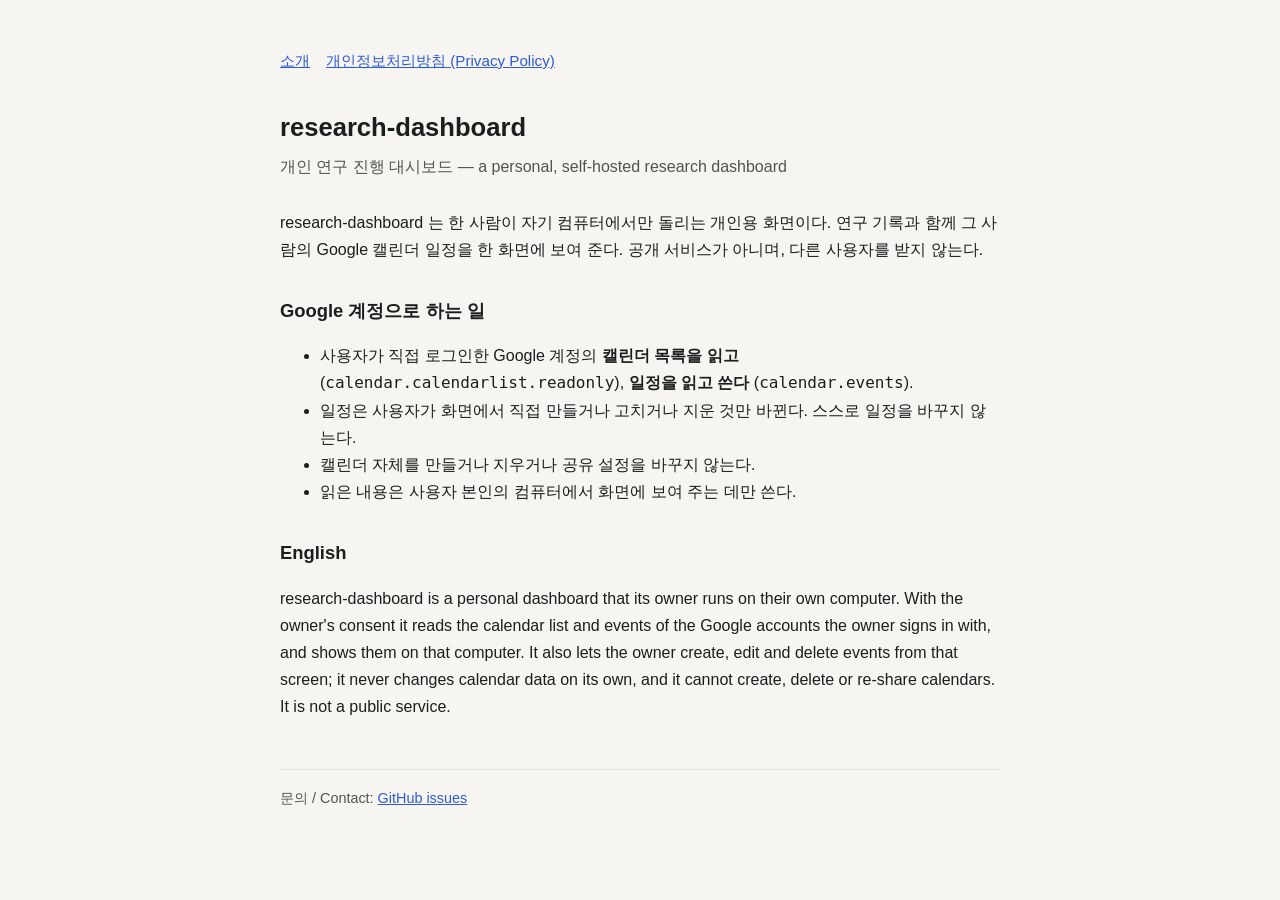
<file: index.html>
<!doctype html>
<html lang="ko">
<head>
<meta charset="utf-8"><meta name="viewport" content="width=device-width, initial-scale=1">
<title>research-dashboard</title>
<link rel="stylesheet" href="style.css">
</head>
<body><main>
<nav><a href="./">소개</a><a href="privacy.html">개인정보처리방침 (Privacy Policy)</a></nav>
<h1>research-dashboard</h1>
<p class="sub">개인 연구 진행 대시보드 — a personal, self-hosted research dashboard</p>

<p>research-dashboard 는 한 사람이 자기 컴퓨터에서만 돌리는 개인용 화면이다. 연구 기록과 함께
그 사람의 Google 캘린더 일정을 한 화면에 보여 준다. 공개 서비스가 아니며, 다른 사용자를 받지 않는다.</p>

<h2>Google 계정으로 하는 일</h2>
<ul>
  <li>사용자가 직접 로그인한 Google 계정의 <b>캘린더 목록을 읽고</b>
    (<code>calendar.calendarlist.readonly</code>), <b>일정을 읽고 쓴다</b> (<code>calendar.events</code>).</li>
  <li>일정은 사용자가 화면에서 직접 만들거나 고치거나 지운 것만 바뀐다. 스스로 일정을 바꾸지 않는다.</li>
  <li>캘린더 자체를 만들거나 지우거나 공유 설정을 바꾸지 않는다.</li>
  <li>읽은 내용은 사용자 본인의 컴퓨터에서 화면에 보여 주는 데만 쓴다.</li>
</ul>

<h2>English</h2>
<p>research-dashboard is a personal dashboard that its owner runs on their own computer. With the owner's consent it reads
the calendar list and events of the Google accounts the owner signs in with, and shows them on that computer.
It also lets the owner create, edit and delete events from that screen; it never changes calendar data on its own,
and it cannot create, delete or re-share calendars. It is not a public service.</p>

<footer>문의 / Contact: <a href="https://github.com/thwan11/research-dashboard-app/issues">GitHub issues</a></footer>
</main></body>
</html>
</file>
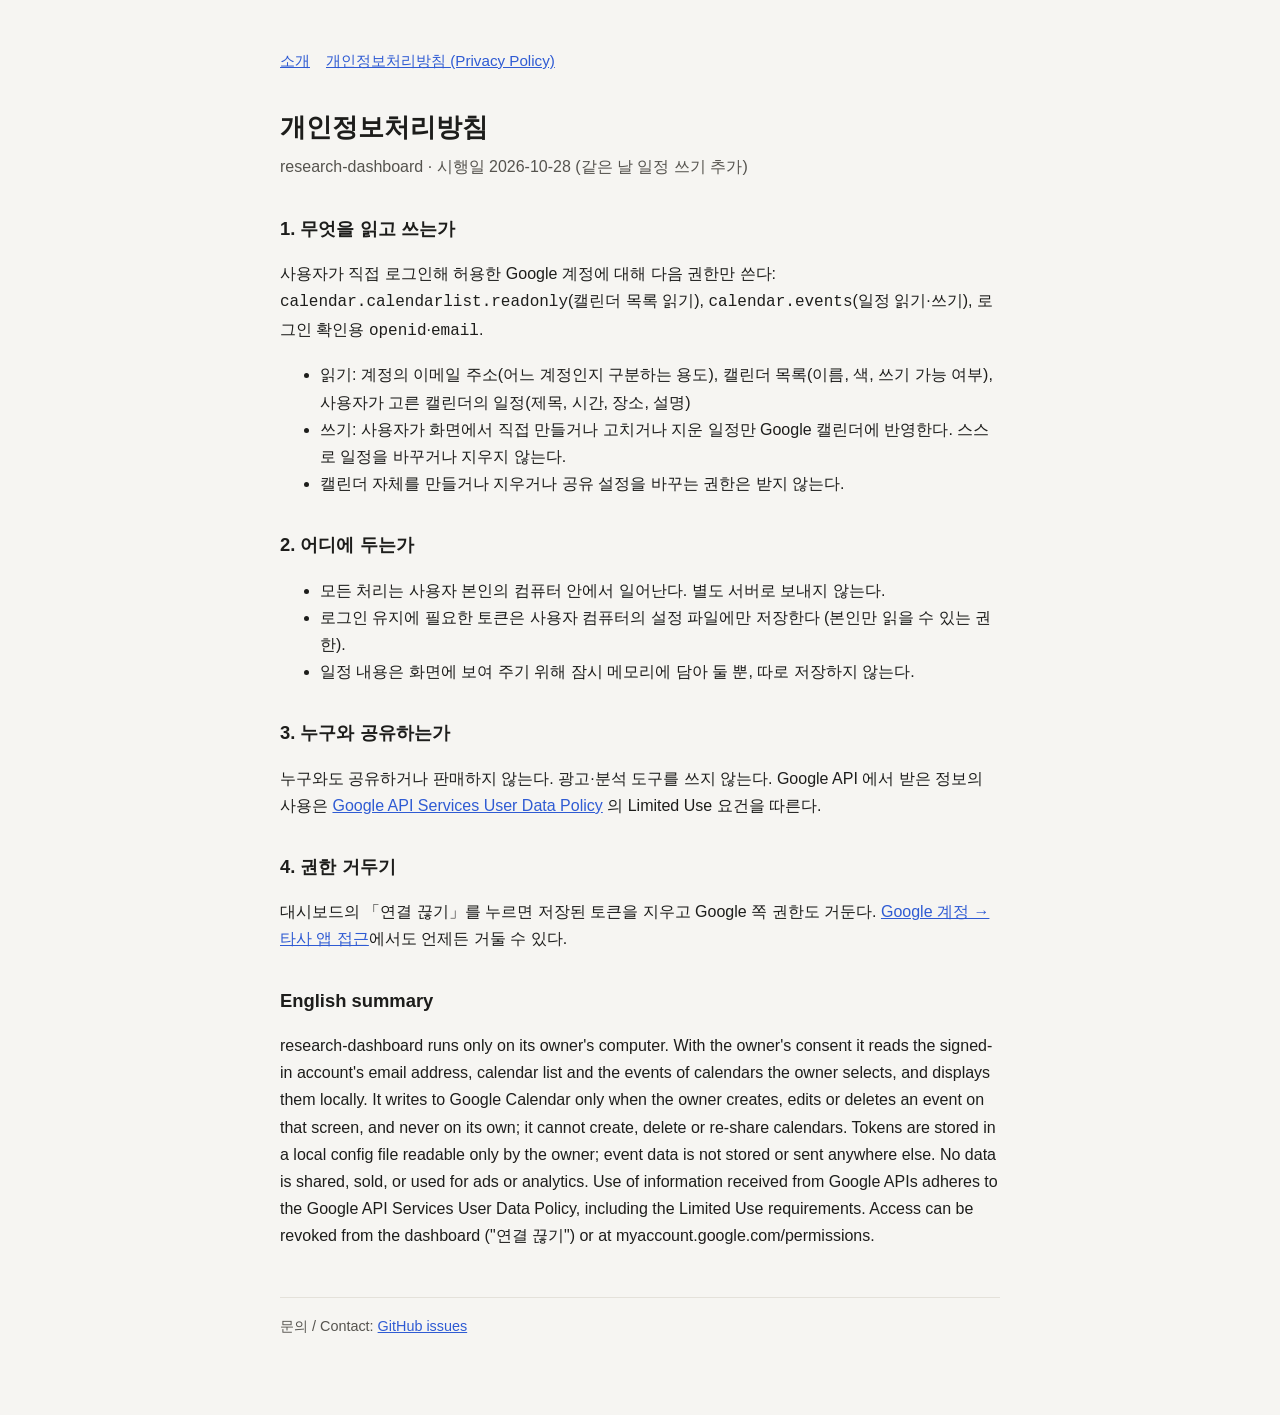
<file: privacy.html>
<!doctype html>
<html lang="ko">
<head>
<meta charset="utf-8"><meta name="viewport" content="width=device-width, initial-scale=1">
<title>개인정보처리방침 – research-dashboard</title>
<link rel="stylesheet" href="style.css">
</head>
<body><main>
<nav><a href="./">소개</a><a href="privacy.html">개인정보처리방침 (Privacy Policy)</a></nav>
<h1>개인정보처리방침</h1>
<p class="sub">research-dashboard · 시행일 2026-10-28 (같은 날 일정 쓰기 추가)</p>

<h2>1. 무엇을 읽고 쓰는가</h2>
<p>사용자가 직접 로그인해 허용한 Google 계정에 대해 다음 권한만 쓴다:
<code>calendar.calendarlist.readonly</code>(캘린더 목록 읽기), <code>calendar.events</code>(일정 읽기·쓰기), 로그인 확인용 <code>openid</code>·<code>email</code>.</p>
<ul>
  <li>읽기: 계정의 이메일 주소(어느 계정인지 구분하는 용도), 캘린더 목록(이름, 색, 쓰기 가능 여부), 사용자가 고른 캘린더의 일정(제목, 시간, 장소, 설명)</li>
  <li>쓰기: 사용자가 화면에서 직접 만들거나 고치거나 지운 일정만 Google 캘린더에 반영한다. 스스로 일정을 바꾸거나 지우지 않는다.</li>
  <li>캘린더 자체를 만들거나 지우거나 공유 설정을 바꾸는 권한은 받지 않는다.</li>
</ul>

<h2>2. 어디에 두는가</h2>
<ul>
  <li>모든 처리는 사용자 본인의 컴퓨터 안에서 일어난다. 별도 서버로 보내지 않는다.</li>
  <li>로그인 유지에 필요한 토큰은 사용자 컴퓨터의 설정 파일에만 저장한다 (본인만 읽을 수 있는 권한).</li>
  <li>일정 내용은 화면에 보여 주기 위해 잠시 메모리에 담아 둘 뿐, 따로 저장하지 않는다.</li>
</ul>

<h2>3. 누구와 공유하는가</h2>
<p>누구와도 공유하거나 판매하지 않는다. 광고·분석 도구를 쓰지 않는다. Google API 에서 받은 정보의 사용은
<a href="https://developers.google.com/terms/api-services-user-data-policy">Google API Services User Data Policy</a> 의
Limited Use 요건을 따른다.</p>

<h2>4. 권한 거두기</h2>
<p>대시보드의 「연결 끊기」를 누르면 저장된 토큰을 지우고 Google 쪽 권한도 거둔다.
<a href="https://myaccount.google.com/permissions">Google 계정 → 타사 앱 접근</a>에서도 언제든 거둘 수 있다.</p>

<h2>English summary</h2>
<p>research-dashboard runs only on its owner's computer. With the owner's consent it reads the signed-in account's email address,
calendar list and the events of calendars the owner selects, and displays them locally. It writes to Google Calendar only when the
owner creates, edits or deletes an event on that screen, and never on its own; it cannot create, delete or re-share calendars. Tokens are stored in a local config file
readable only by the owner; event data is not stored or sent anywhere else. No data is shared, sold, or used for ads or analytics.
Use of information received from Google APIs adheres to the Google API Services User Data Policy, including the Limited Use requirements.
Access can be revoked from the dashboard ("연결 끊기") or at myaccount.google.com/permissions.</p>

<footer>문의 / Contact: <a href="https://github.com/thwan11/research-dashboard-app/issues">GitHub issues</a></footer>
</main></body>
</html>
</file>
<file: style.css>
:root { --bg: #f6f5f2; --ink: #1d1d1b; --ink2: #55534e; --line: #e4e1da; --accent: #2f5bd3; }
@media (prefers-color-scheme: dark) { :root { --bg: #161615; --ink: #ecebe6; --ink2: #b4b1a8; --line: #34332f; --accent: #86a6ff; } }
body { margin: 0; background: var(--bg); color: var(--ink); font: 16px/1.7 -apple-system, "Segoe UI", "Malgun Gothic", sans-serif; }
main { max-width: 720px; margin: 0 auto; padding: 48px 16px 80px; }
h1 { font-size: 1.6rem; margin: 0 0 4px; } h2 { font-size: 1.15rem; margin: 32px 0 6px; }
.sub { color: var(--ink2); margin: 0 0 28px; } a { color: var(--accent); }
nav { display: flex; gap: 16px; margin-bottom: 32px; font-size: .95rem; }
footer { margin-top: 48px; padding-top: 16px; border-top: 1px solid var(--line); color: var(--ink2); font-size: .9rem; }
</file>
